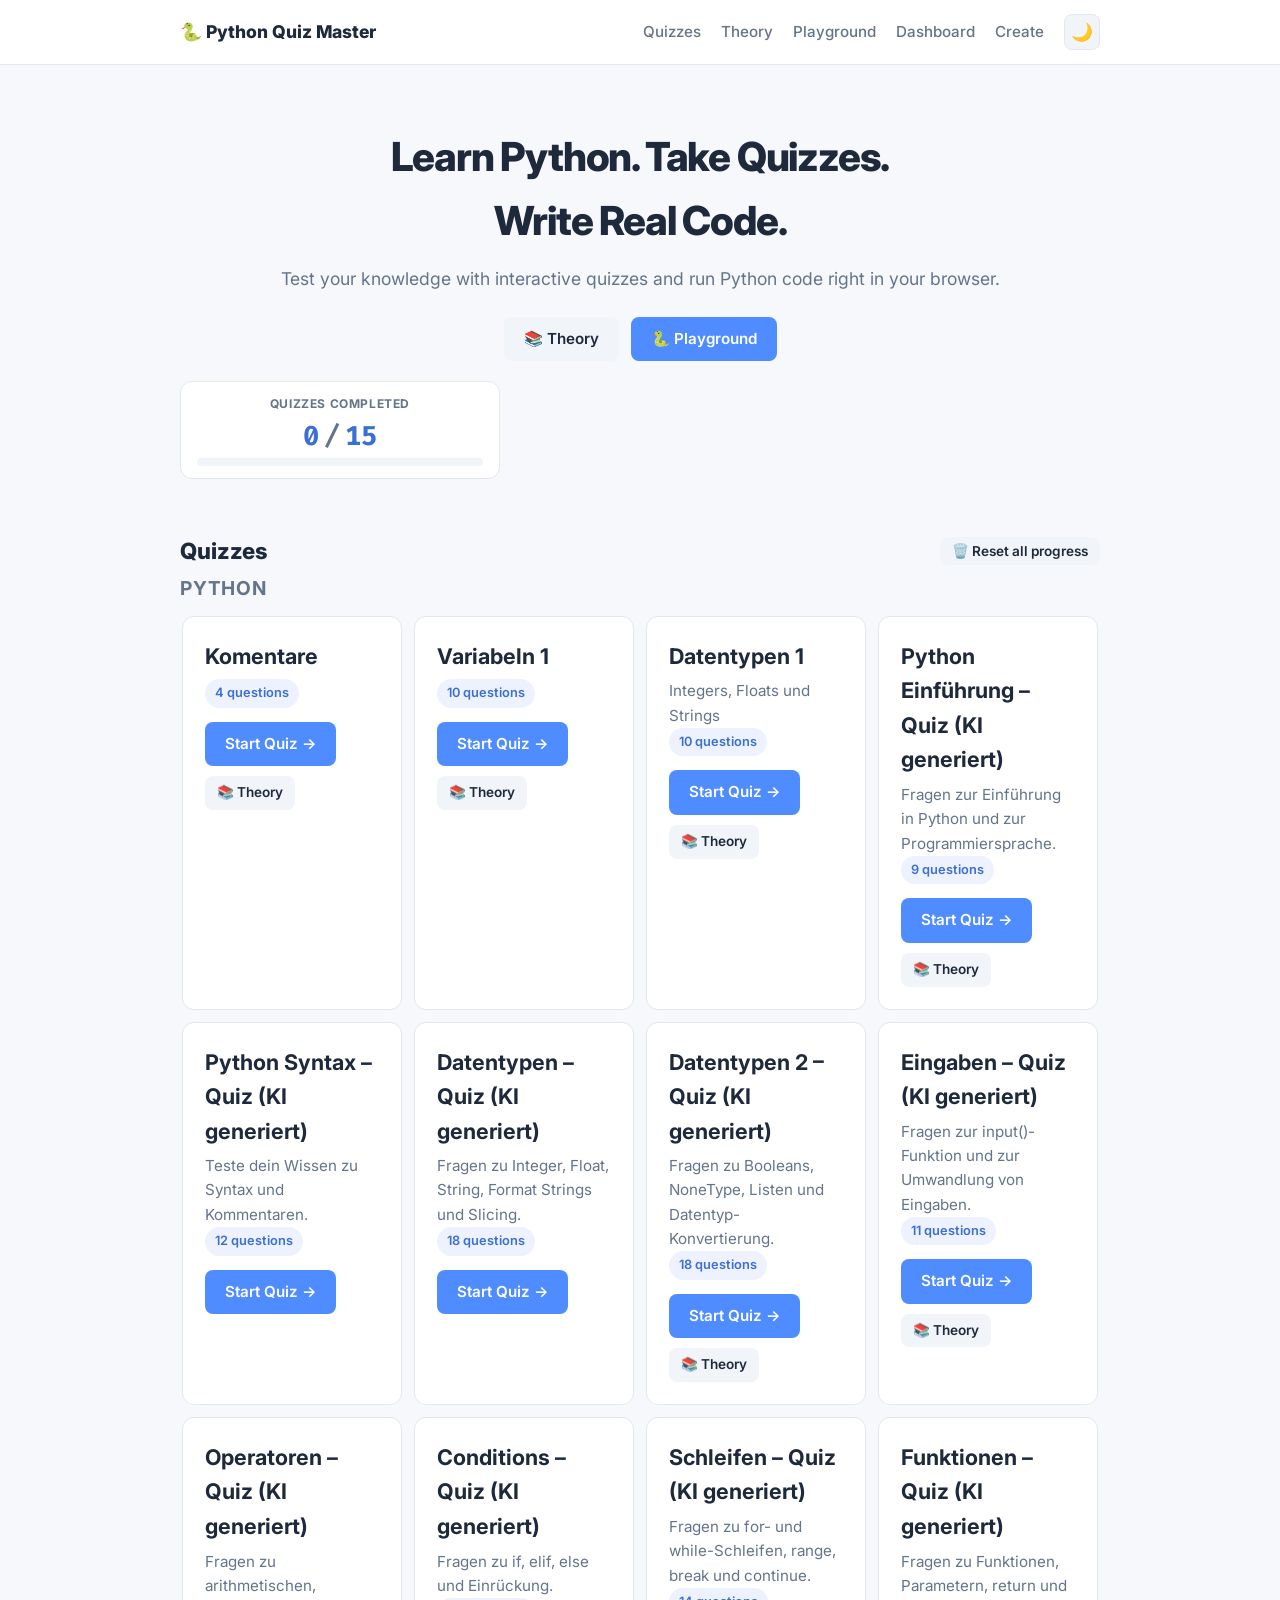
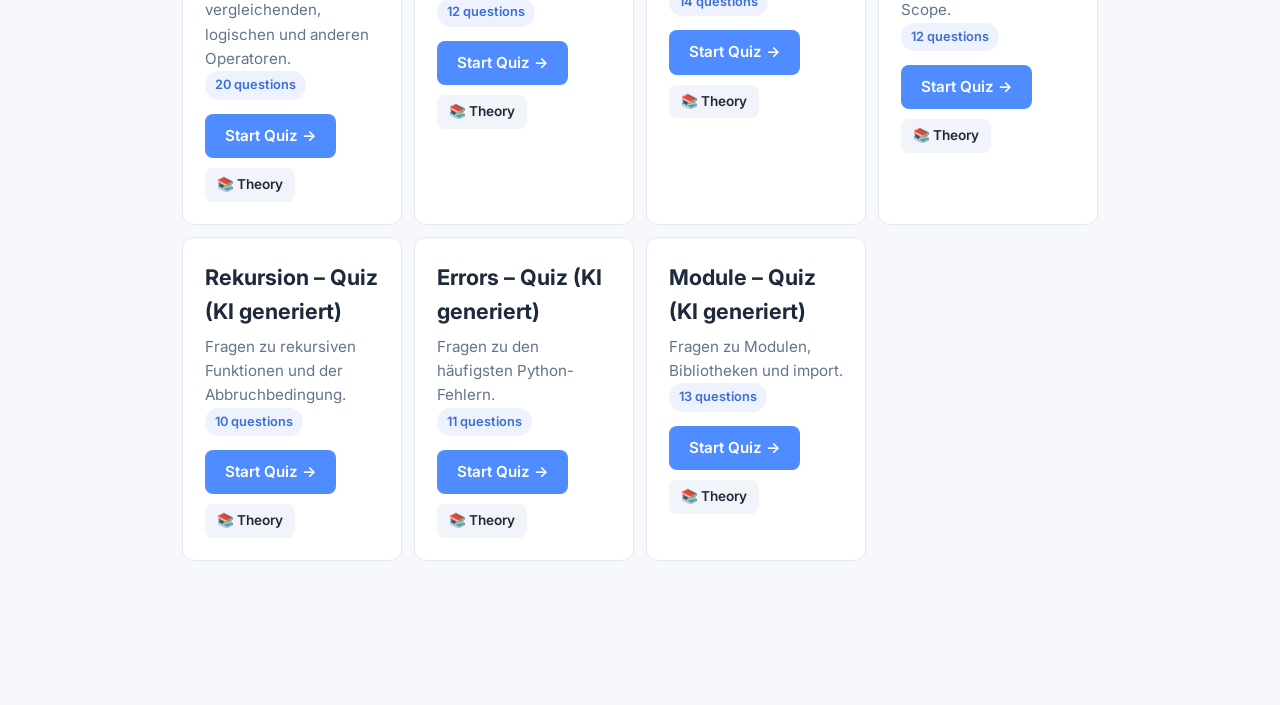
<file: index.html>
<!DOCTYPE html>
<html lang="en">
<head>
    <meta charset="UTF-8">
    <meta name="viewport" content="width=device-width, initial-scale=1.0">
    <title>Python Quiz Master</title>
    <link rel="stylesheet" href="css/style.css">
    <link rel="preconnect" href="https://fonts.googleapis.com">
    <link href="https://fonts.googleapis.com/css2?family=Inter:wght@400;500;600;700;800&family=Fira+Code:wght@400;500;600&display=swap" rel="stylesheet">
</head>
<body>
    <nav class="navbar">
        <div class="container nav-inner">
            <a href="index.html" class="brand">🐍 Python Quiz Master</a>
            <div class="nav-links">
                <a href="index.html" class="nav-link">Quizzes</a>
                <a href="theory.html" class="nav-link">Theory</a>
                <a href="playground.html" class="nav-link">Playground</a>
                <a href="dashboard.html" class="nav-link">Dashboard</a>
                <a href="admin.html" class="nav-link">Create</a>
                <button id="themeToggle" class="theme-toggle" title="Toggle theme">🌙</button>
            </div>
        </div>
    </nav>

    <main class="container">
        <header class="hero">
            <h1>Learn Python. Take Quizzes.<br>Write Real Code.</h1>
            <p>Test your knowledge with interactive quizzes and run Python code right in your browser.</p>
            <div class="hero-actions">
                <a href="theory.html" class="btn btn-secondary">📚 Theory</a>
                <a href="playground.html" class="btn btn-primary">🐍 Playground</a>
            </div>
            <div class="completion-stats" id="completionStats" style="display:none;">
                <span class="completion-label">Quizzes completed</span>
                <span class="completion-value"><span id="completedCount">0</span><span class="completion-sep">/</span><span id="totalQuizzes">0</span></span>
                <div class="completion-bar"><div id="completionFill" class="completion-fill" style="width:0"></div></div>
            </div>
        </header>

        <div class="section-header">
            <h2 class="section-title">Quizzes</h2>
            <button type="button" class="btn btn-sm btn-secondary" id="resetProgressBtn" onclick="resetAllProgress()">🗑️ Reset all progress</button>
        </div>
        <p class="export-status" id="resetStatus"></p>
        <div id="quizGrid" class="quiz-grid">
            <p class="loading">Loading quizzes...</p>
        </div>
    </main>

    <script src="js/theme.js"></script>
    <script src="js/storage.js"></script>
    <script src="js/quizzes.js"></script>
</body>
</html>
</file>
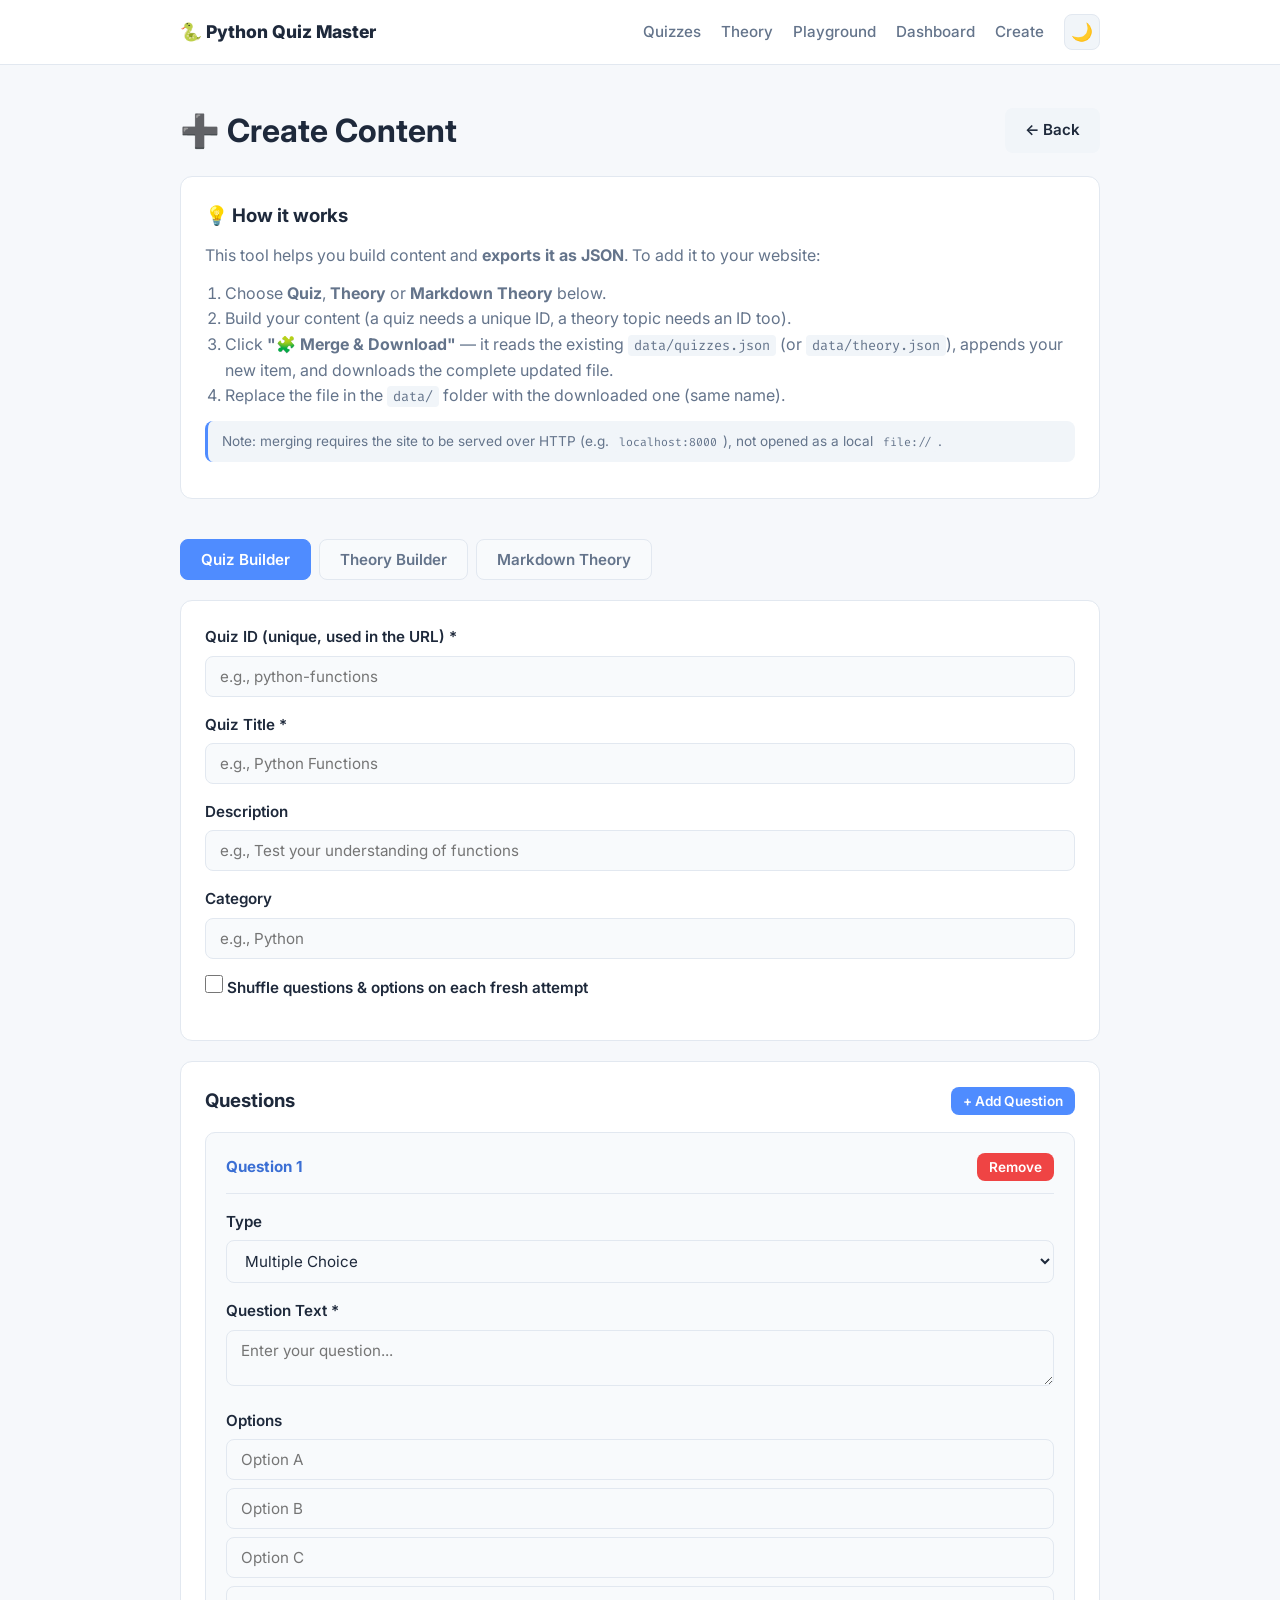
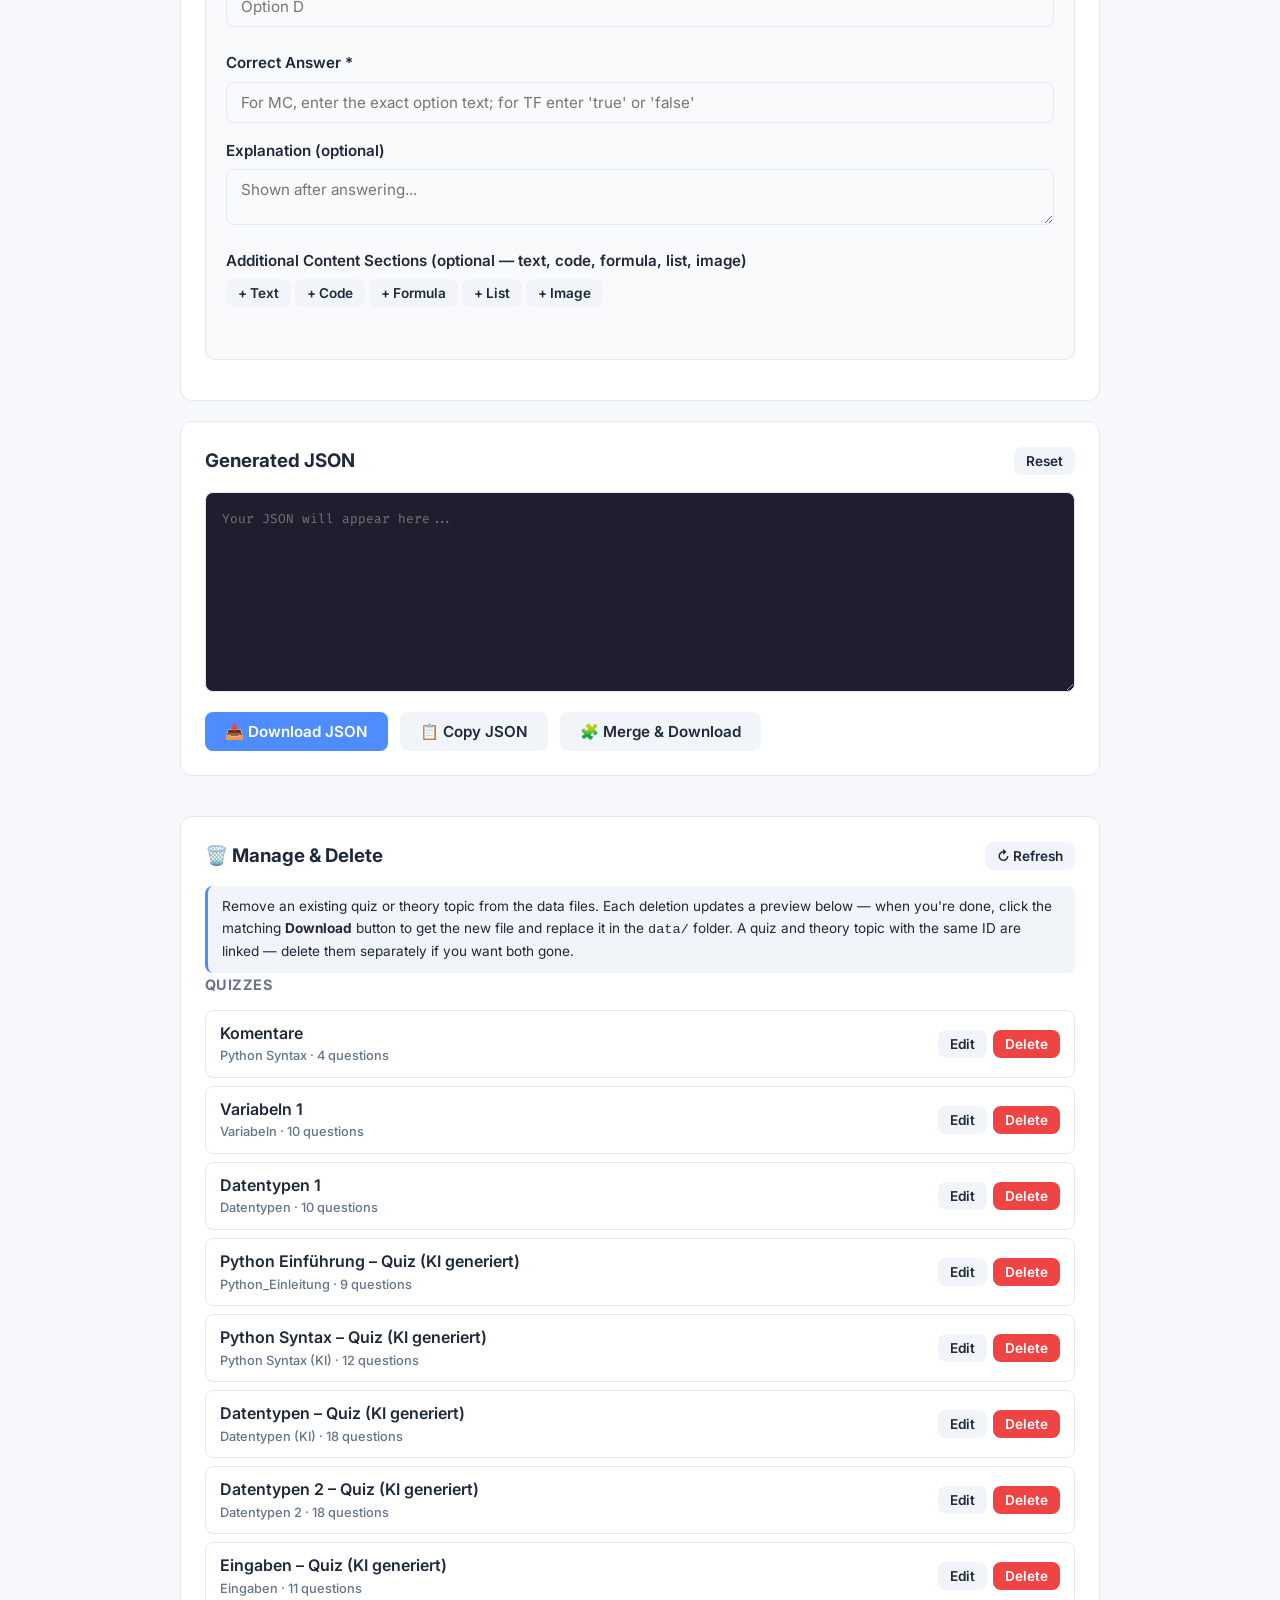
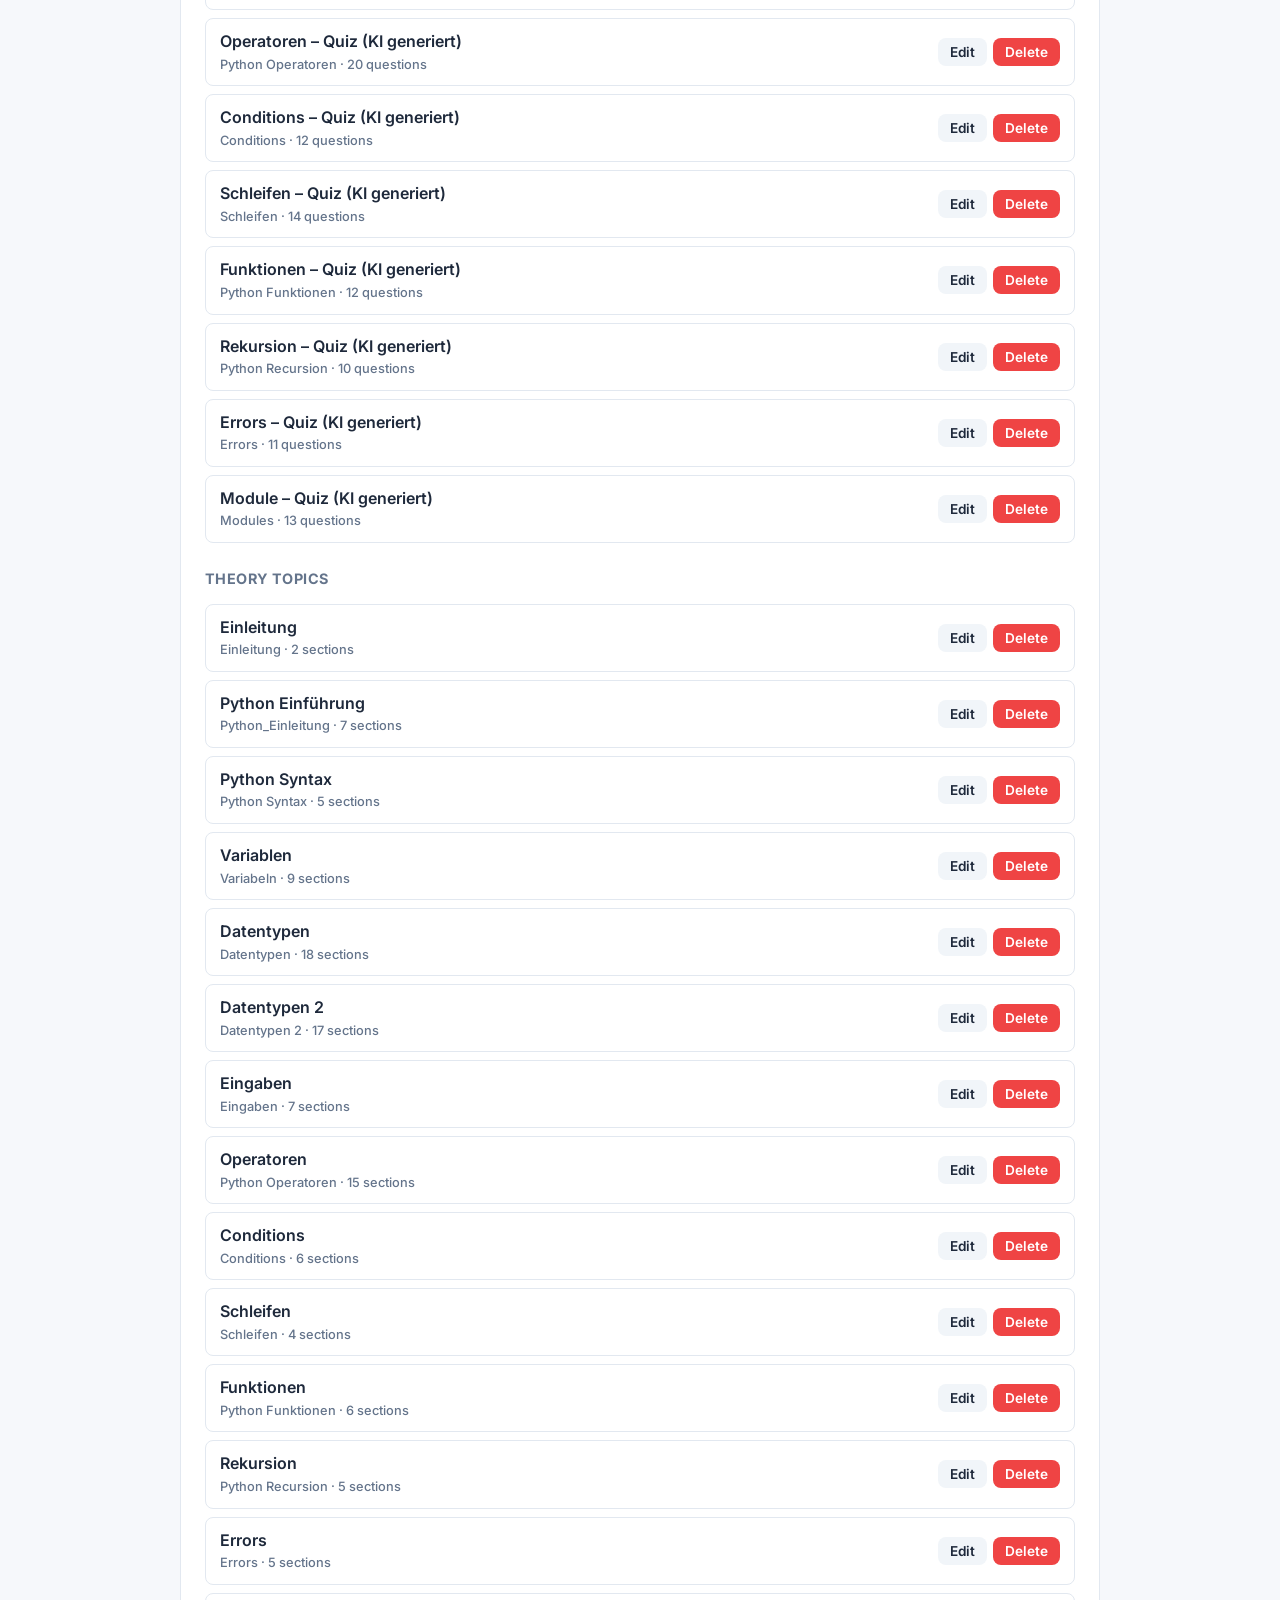
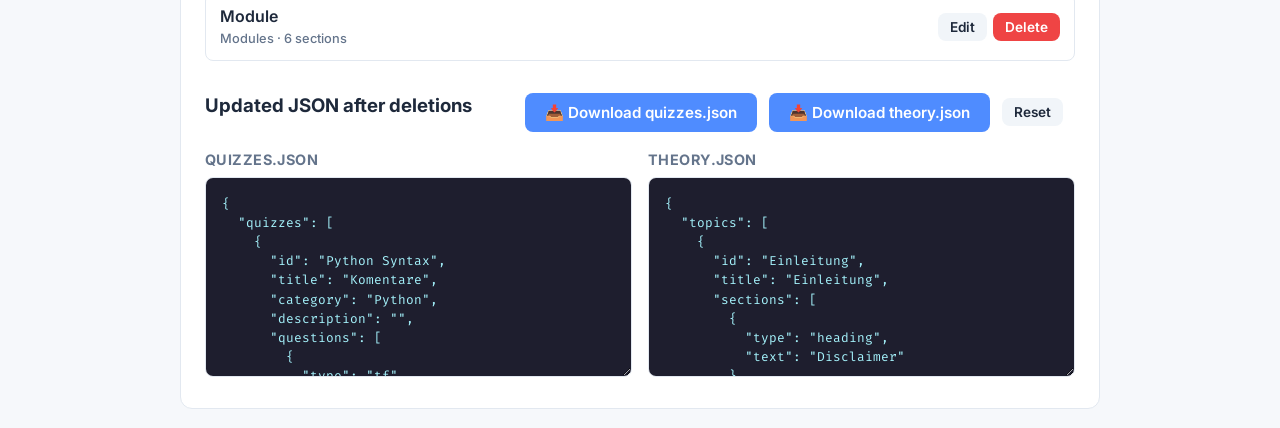
<file: admin.html>
<!DOCTYPE html>
<html lang="en">
<head>
    <meta charset="UTF-8">
    <meta name="viewport" content="width=device-width, initial-scale=1.0">
    <title>Create - Python Quiz Master</title>
    <link rel="stylesheet" href="css/style.css">
    <link rel="preconnect" href="https://fonts.googleapis.com">
    <link href="https://fonts.googleapis.com/css2?family=Inter:wght@400;500;600;700;800&family=Fira+Code:wght@400;500;600&display=swap" rel="stylesheet">
</head>
<body>
    <nav class="navbar">
        <div class="container nav-inner">
            <a href="index.html" class="brand">🐍 Python Quiz Master</a>
            <div class="nav-links">
                <a href="index.html" class="nav-link">Quizzes</a>
                <a href="theory.html" class="nav-link">Theory</a>
                <a href="playground.html" class="nav-link">Playground</a>
                <a href="dashboard.html" class="nav-link">Dashboard</a>
                <a href="admin.html" class="nav-link">Create</a>
                <button id="themeToggle" class="theme-toggle" title="Toggle theme">🌙</button>
            </div>
        </div>
    </nav>

    <main class="container">
        <div class="admin-header">
            <h1>➕ Create Content</h1>
            <div class="admin-actions">
                <a href="index.html" class="btn btn-secondary">← Back</a>
            </div>
        </div>

        <div id="editingIndicator" class="editing-indicator" style="display:none;"></div>

        <div class="info-panel">
            <h3>💡 How it works</h3>
            <p>This tool helps you build content and <strong>exports it as JSON</strong>. To add it to your website:</p>
            <ol>
                <li>Choose <strong>Quiz</strong>, <strong>Theory</strong> or <strong>Markdown Theory</strong> below.</li>
                <li>Build your content (a quiz needs a unique ID, a theory topic needs an ID too).</li>
                <li>Click <strong>"🧩 Merge &amp; Download"</strong> — it reads the existing <code>data/quizzes.json</code> (or <code>data/theory.json</code>), appends your new item, and downloads the complete updated file.</li>
                <li>Replace the file in the <code>data/</code> folder with the downloaded one (same name).</li>
            </ol>
            <p class="info-note">Note: merging requires the site to be served over HTTP (e.g. <code>localhost:8000</code>), not opened as a local <code>file://</code>.</p>
        </div>

        <div class="tabs">
            <button type="button" class="tab-btn active" id="tabQuizBtn" onclick="switchTab('quiz')">Quiz Builder</button>
            <button type="button" class="tab-btn" id="tabTheoryBtn" onclick="switchTab('theory')">Theory Builder</button>
            <button type="button" class="tab-btn" id="tabMdTheoryBtn" onclick="switchTab('mdtheory')">Markdown Theory</button>
        </div>

        <!-- QUIZ BUILDER -->
        <div id="tabQuiz" class="tab-panel">
            <form id="quizForm" onsubmit="event.preventDefault();">
                <div class="form-panel">
                    <div class="form-group">
                        <label for="quizId">Quiz ID (unique, used in the URL) *</label>
                        <input type="text" id="quizId" placeholder="e.g., python-functions">
                    </div>
                    <div class="form-group">
                        <label for="title">Quiz Title *</label>
                        <input type="text" id="title" placeholder="e.g., Python Functions">
                    </div>
                    <div class="form-group">
                        <label for="description">Description</label>
                        <input type="text" id="description" placeholder="e.g., Test your understanding of functions">
                    </div>
                    <div class="form-group">
                        <label for="quizCategory">Category</label>
                        <input type="text" id="quizCategory" placeholder="e.g., Python">
                    </div>
                    <div class="form-group">
                        <label class="checkbox-label" for="quizShuffle">
                            <input type="checkbox" id="quizShuffle">
                            <span>Shuffle questions &amp; options on each fresh attempt</span>
                        </label>
                    </div>
                </div>

                <div class="form-panel">
                    <div class="panel-header">
                        <h3>Questions</h3>
                        <button type="button" class="btn btn-sm btn-primary" onclick="addQuestion()">+ Add Question</button>
                    </div>
                    <div id="questionsContainer"></div>
                </div>

                <div class="form-panel">
                    <div class="panel-header">
                        <h3>Generated JSON</h3>
                        <button type="button" class="btn btn-sm btn-secondary" onclick="clearEditing(); clearQuizForm()">Reset</button>
                    </div>
                    <textarea id="quizOutput" class="export-output" placeholder="Your JSON will appear here..."></textarea>
                    <div class="export-actions">
                        <button type="button" class="btn btn-primary" onclick="generateQuizJSON(true)">📥 Download JSON</button>
                        <button type="button" class="btn btn-secondary" onclick="generateQuizJSON(false)">📋 Copy JSON</button>
                        <button type="button" class="btn btn-secondary" onclick="mergeAndDownload('quiz')">🧩 Merge &amp; Download</button>
                        <span class="export-status" id="quizStatus"></span>
                    </div>
                </div>
            </form>
        </div>

        <!-- THEORY BUILDER -->
        <div id="tabTheory" class="tab-panel" style="display:none;">
            <form id="theoryForm" onsubmit="event.preventDefault();">
                <div class="form-panel">
                    <div class="form-group">
                        <label for="topicId">Topic ID (unique, used in the URL) *</label>
                        <input type="text" id="topicId" placeholder="e.g., python-functions">
                    </div>
                    <div class="form-group">
                        <label for="topicTitle">Topic Title *</label>
                        <input type="text" id="topicTitle" placeholder="e.g., Python Functions">
                    </div>
                    <div class="form-group">
                        <label for="topicCategory">Category</label>
                        <input type="text" id="topicCategory" placeholder="e.g., Functions">
                    </div>
                    <div class="form-group">
                        <label for="topicDescription">Description</label>
                        <input type="text" id="topicDescription" placeholder="e.g., Learn how to write reusable functions">
                    </div>
                </div>

                <div class="form-panel">
                    <div class="panel-header">
                        <h3>Sections</h3>
                        <button type="button" class="btn btn-sm btn-primary" onclick="addSection()">+ Add Section</button>
                    </div>
                    <div id="sectionsContainer"></div>
                </div>

                <div class="form-panel">
                    <div class="panel-header">
                        <h3>Generated JSON</h3>
                        <button type="button" class="btn btn-sm btn-secondary" onclick="clearEditing(); clearTheoryForm()">Reset</button>
                    </div>
                    <textarea id="theoryOutput" class="export-output" placeholder="Your JSON will appear here..."></textarea>
                    <div class="export-actions">
                        <button type="button" class="btn btn-primary" onclick="generateTheoryJSON(true)">📥 Download JSON</button>
                        <button type="button" class="btn btn-secondary" onclick="generateTheoryJSON(false)">📋 Copy JSON</button>
                        <button type="button" class="btn btn-secondary" onclick="mergeAndDownload('theory')">🧩 Merge &amp; Download</button>
                        <span class="export-status" id="theoryStatus"></span>
                    </div>
                </div>
            </form>
        </div>

        <!-- MARKDOWN THEORY BUILDER -->
        <div id="tabMdTheory" class="tab-panel" style="display:none;">
            <form id="mdTheoryForm" onsubmit="event.preventDefault();">
                <div class="form-panel">
                    <div class="form-group">
                        <label for="topicMdId">Topic ID (unique, used in the URL) *</label>
                        <input type="text" id="topicMdId" placeholder="e.g., python-functions">
                    </div>
                    <div class="form-group">
                        <label for="topicMdTitle">Topic Title *</label>
                        <input type="text" id="topicMdTitle" placeholder="e.g., Python Functions">
                    </div>
                    <div class="form-group">
                        <label for="topicMdCategory">Category</label>
                        <input type="text" id="topicMdCategory" placeholder="e.g., Functions">
                    </div>
                    <div class="form-group">
                        <label for="topicMdDescription">Description</label>
                        <input type="text" id="topicMdDescription" placeholder="e.g., Learn how to write reusable functions">
                    </div>
                </div>

                <div class="form-panel">
                    <div class="panel-header">
                        <h3>Markdown Source</h3>
                        <button type="button" class="btn btn-sm btn-secondary" onclick="clearMarkdownForm()">Reset</button>
                    </div>
                    <textarea id="topicMdMarkdown" rows="16" spellcheck="false" class="code-textarea" oninput="refreshMarkdownPreview()" placeholder="# Defining Functions&#10;&#10;A function groups code under a name. Use &lt;code&gt; tags? No — write **bold**, *italic*, and $...$ math here.&#10;&#10;- first idea&#10;- second idea&#10;&#10;```python&#10;def greet(name):&#10;    print('Hello', name)&#10;```&#10;&#10;$$x = \frac{-b \pm \sqrt{b^2 - 4ac}}{2a}$$"></textarea>
                    <p class="info-note">Supported: <strong># headings</strong>, paragraphs (**bold**, *italic*, $...$ math), <strong>- lists</strong>, <strong>1. ordered lists</strong>, <strong>``` fenced code```</strong>, <strong>$$...$$ formulas</strong>, <strong>![alt](image.png) images</strong>, <strong>@animation:id</strong> (e.g. <code>@animation:recursion</code>). Inline <code>`code`</code> is shown as plain text.</p>
                </div>

                <div class="form-panel">
                    <div class="panel-header">
                        <h3>Live Preview</h3>
                    </div>
                    <div id="mdPreview" class="theory-body"><p class="empty-state">The rendered topic will appear here as you type.</p></div>
                </div>

                <div class="form-panel">
                    <div class="panel-header">
                        <h3>Generated JSON</h3>
                        <button type="button" class="btn btn-sm btn-secondary" onclick="clearMarkdownForm()">Reset</button>
                    </div>
                    <textarea id="mdTheoryOutput" class="export-output" placeholder="Your JSON will appear here..."></textarea>
                    <div class="export-actions">
                        <button type="button" class="btn btn-primary" onclick="generateMarkdownJSON(true)">📥 Download JSON</button>
                        <button type="button" class="btn btn-secondary" onclick="generateMarkdownJSON(false)">📋 Copy JSON</button>
                        <button type="button" class="btn btn-secondary" onclick="mergeMarkdownDownload()">🧩 Merge &amp; Download theory-md.json</button>
                        <span class="export-status" id="mdTheoryStatus"></span>
                    </div>
                    <p class="info-note">Markdown topics are saved to their own file (<code>data/theory-md.json</code>), so they never overwrite topics made with the Theory Builder above. To keep the two sets collision-free, an ID that already exists in <code>data/theory.json</code> or <code>data/theory-md.json</code> is rejected.</p>
                </div>
            </form>
        </div>

        <!-- MANAGE & DELETE -->
        <div class="manage-section">
            <div class="form-panel">
                <div class="panel-header">
                    <h3>🗑️ Manage &amp; Delete</h3>
                    <button type="button" class="btn btn-sm btn-secondary" onclick="loadManageList()">↻ Refresh</button>
                </div>
                <p class="info-note">Remove an existing quiz or theory topic from the data files. Each deletion updates a preview below — when you're done, click the matching <strong>Download</strong> button to get the new file and replace it in the <code>data/</code> folder. A quiz and theory topic with the same ID are linked — delete them separately if you want both gone.</p>
                <div id="manageArea" class="manage-area">
                    <p class="loading">Loading existing content...</p>
                </div>

                <div class="manage-output-panel">
                    <div class="panel-header">
                        <h3>Updated JSON after deletions</h3>
                        <div class="export-actions">
                            <button type="button" class="btn btn-primary" onclick="downloadManageFile('quiz')">📥 Download quizzes.json</button>
                            <button type="button" class="btn btn-primary" onclick="downloadManageFile('theory')">📥 Download theory.json</button>
                            <button type="button" class="btn btn-sm btn-secondary" onclick="resetManageOutput()">Reset</button>
                            <span class="export-status" id="manageStatus"></span>
                        </div>
                    </div>
                    <div class="manage-files">
                        <div class="manage-file">
                            <h4>quizzes.json</h4>
                            <textarea id="manageQuizOutput" class="export-output" placeholder="Deleted quizzes will appear here..."></textarea>
                        </div>
                        <div class="manage-file">
                            <h4>theory.json</h4>
                            <textarea id="manageTheoryOutput" class="export-output" placeholder="Deleted theory topics will appear here..."></textarea>
                        </div>
                    </div>
                </div>
            </div>
        </div>
    </main>

    <script src="js/theme.js?v=2"></script>
    <script src="js/highlight.js?v=2"></script>
    <script src="js/markdown.js?v=2"></script>
    <script src="js/animation.js?v=2"></script>
    <script src="js/admin.js?v=2"></script>
</body>
</html>
</file>
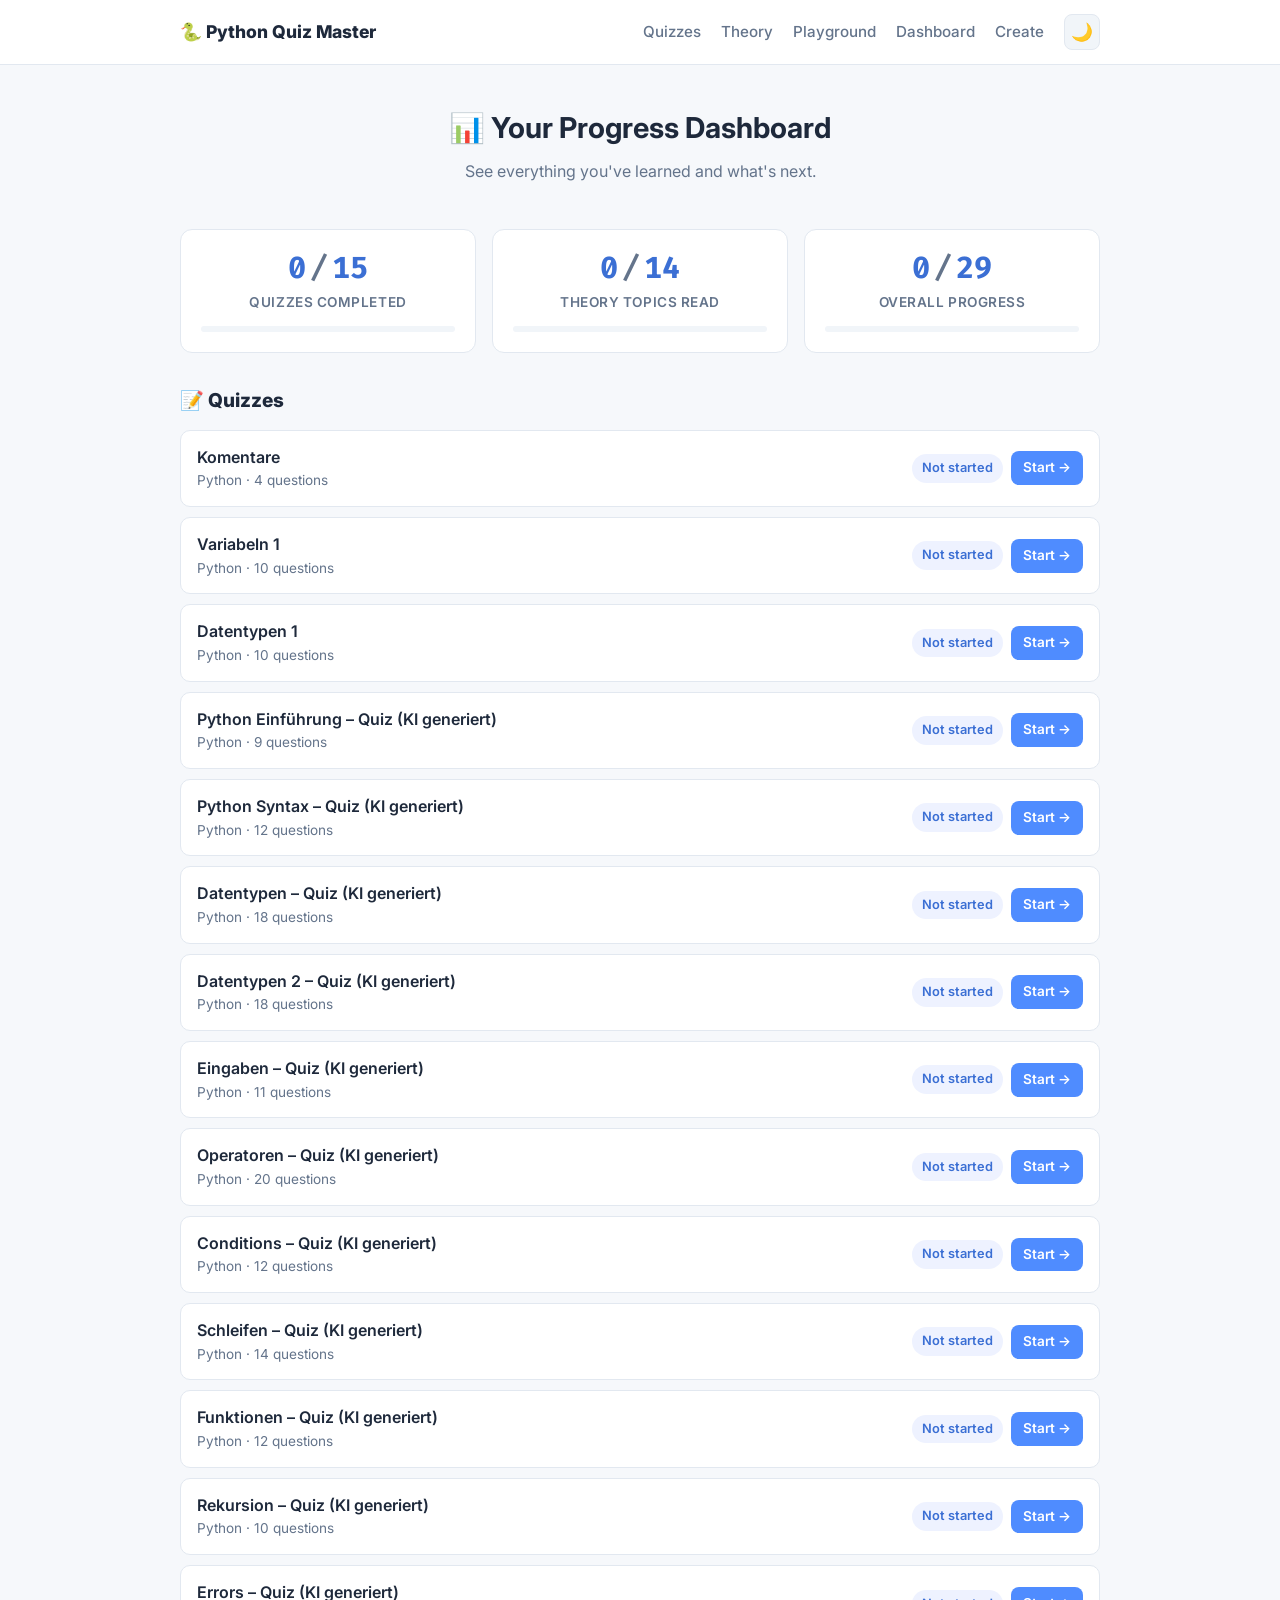
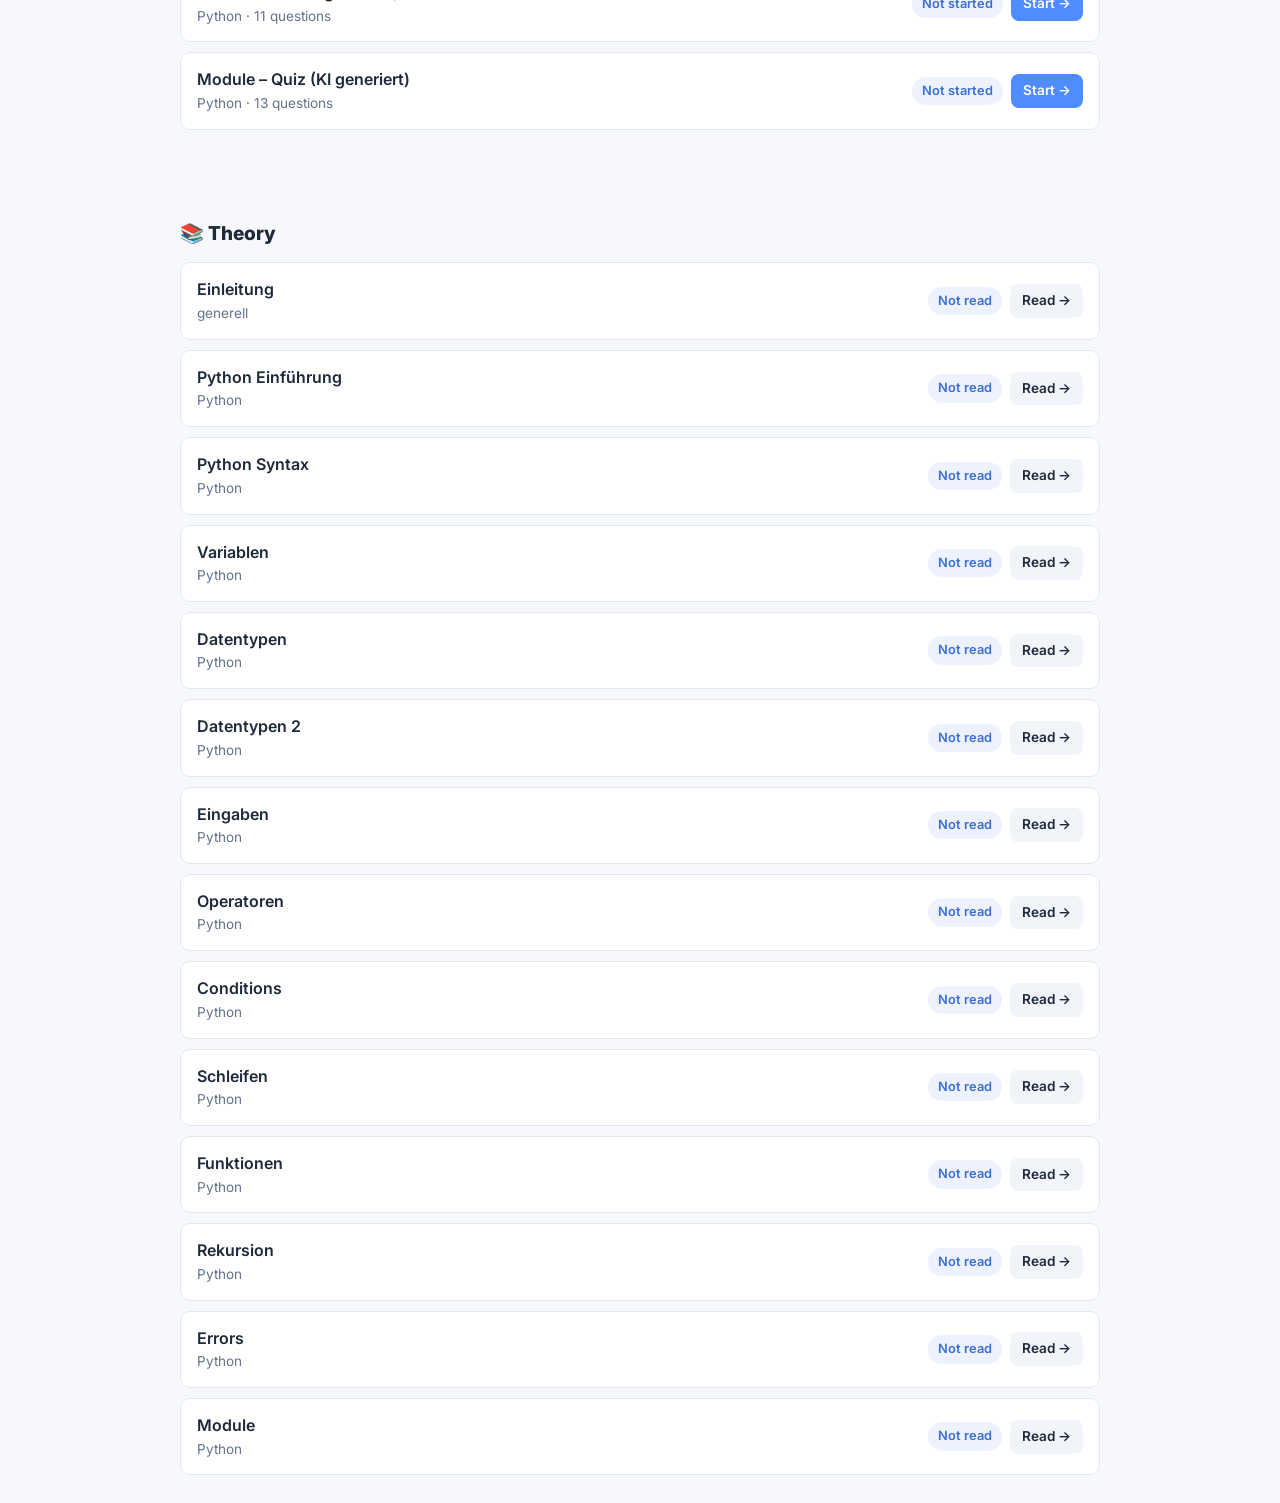
<file: dashboard.html>
<!DOCTYPE html>
<html lang="en">
<head>
    <meta charset="UTF-8">
    <meta name="viewport" content="width=device-width, initial-scale=1.0">
    <title>Dashboard - Python Quiz Master</title>
    <link rel="stylesheet" href="css/style.css">
    <link rel="preconnect" href="https://fonts.googleapis.com">
    <link href="https://fonts.googleapis.com/css2?family=Inter:wght@400;500;600;700;800&family=Fira+Code:wght@400;500;600&display=swap" rel="stylesheet">
</head>
<body>
    <nav class="navbar">
        <div class="container nav-inner">
            <a href="index.html" class="brand">🐍 Python Quiz Master</a>
            <div class="nav-links">
                <a href="index.html" class="nav-link">Quizzes</a>
                <a href="theory.html" class="nav-link">Theory</a>
                <a href="playground.html" class="nav-link">Playground</a>
                <a href="dashboard.html" class="nav-link">Dashboard</a>
                <a href="admin.html" class="nav-link">Create</a>
                <button id="themeToggle" class="theme-toggle" title="Toggle theme">🌙</button>
            </div>
        </div>
    </nav>

    <main class="container">
        <div class="quiz-header">
            <h1>📊 Your Progress Dashboard</h1>
            <p>See everything you've learned and what's next.</p>
        </div>
        <div id="dashboardArea">
            <p class="loading">Loading your dashboard...</p>
        </div>
    </main>

    <script src="js/theme.js"></script>
    <script src="js/storage.js"></script>
    <script src="js/dashboard.js"></script>
</body>
</html>
</file>
<file: css/style.css>
* {
    margin: 0;
    padding: 0;
    box-sizing: border-box;
}

:root {
    --primary: #4f8cff;
    --primary-dark: #3b6fd4;
    --primary-soft: #eef2ff;
    --primary-soft-2: #f0f5ff;
    --success: #22c55e;
    --danger: #ef4444;
    --bg: #f6f8fb;
    --card: #ffffff;
    --text: #1e293b;
    --text-light: #64748b;
    --border: #e2e8f0;
    --subtle: #f1f5f9;
    --subtle-2: #f8fafc;
    --code-bg: #1e1e2e;
    --code-fg: #d4d4d8;
    --code-header: #2d2d3f;
    --output-bg: #0f172a;
    --output-fg: #a5f3fc;
    --shadow: rgba(0, 0, 0, 0.08);
    --overlay: rgba(0, 0, 0, 0.5);
    --correct-bg: #f0fdf4;
    --correct-border: #22c55e;
    --wrong-bg: #fef2f2;
    --wrong-border: #ef4444;
    --success-text: #166534;
    --danger-text: #991b1b;
    --mono: 'Fira Code', monospace;
    --sans: 'Inter', system-ui, sans-serif;
}

[data-theme="dark"] {
    --primary: #6ea8ff;
    --primary-dark: #8bb5ff;
    --primary-soft: #1e2a4a;
    --primary-soft-2: #16213e;
    --success: #4ade80;
    --danger: #f87171;
    --bg: #0f1117;
    --card: #171a21;
    --text: #e2e8f0;
    --text-light: #94a3b8;
    --border: #2a2f3a;
    --subtle: #21262f;
    --subtle-2: #1a1e26;
    --code-bg: #0d0d14;
    --code-fg: #d4d4d8;
    --code-header: #1f2330;
    --output-bg: #05080f;
    --output-fg: #7dd3fc;
    --shadow: rgba(0, 0, 0, 0.5);
    --overlay: rgba(0, 0, 0, 0.7);
    --correct-bg: #0f2a1a;
    --correct-border: #22c55e;
    --wrong-bg: #2a1214;
    --wrong-border: #ef4444;
    --success-text: #86efac;
    --danger-text: #fca5a5;
}

body {
    font-family: var(--sans);
    background: var(--bg);
    color: var(--text);
    line-height: 1.6;
    min-height: 100vh;
    transition: background 0.2s, color 0.2s;
}

.container {
    max-width: 960px;
    margin: 0 auto;
    padding: 0 20px;
}

/* ── Navbar ────────────────────────────────────────────────────────────────── */

.navbar {
    background: var(--card);
    border-bottom: 1px solid var(--border);
    position: sticky;
    top: 0;
    z-index: 100;
    transition: background 0.2s, border-color 0.2s;
}

.nav-inner {
    display: flex;
    justify-content: space-between;
    align-items: center;
    padding: 14px 20px;
    max-width: 960px;
}

.brand {
    font-weight: 800;
    font-size: 1.1rem;
    color: var(--text);
    text-decoration: none;
}

.nav-links {
    display: flex;
    gap: 20px;
    align-items: center;
}

.nav-link {
    color: var(--text-light);
    text-decoration: none;
    font-weight: 500;
    font-size: 0.95rem;
    transition: color 0.2s;
}

.nav-link:hover {
    color: var(--primary);
}

.theme-toggle {
    background: var(--subtle);
    border: 1px solid var(--border);
    border-radius: 8px;
    width: 36px;
    height: 36px;
    cursor: pointer;
    font-size: 1.1rem;
    display: flex;
    align-items: center;
    justify-content: center;
    transition: background 0.2s;
}

.theme-toggle:hover {
    background: var(--subtle-2);
}

/* ── Hero ──────────────────────────────────────────────────────────────────── */

.hero {
    text-align: center;
    padding: 60px 0 30px;
}

.hero h1 {
    font-size: 2.5rem;
    font-weight: 800;
    letter-spacing: -0.03em;
    margin-bottom: 12px;
}

.hero p {
    color: var(--text-light);
    font-size: 1.1rem;
}

.hero-actions {
    margin-top: 24px;
    display: flex;
    gap: 12px;
    justify-content: center;
    flex-wrap: wrap;
}

.section-header {
    display: flex;
    justify-content: space-between;
    align-items: center;
    gap: 12px;
    flex-wrap: wrap;
    margin: 24px 0 4px;
}
.section-header .section-title { margin: 0; }
#resetStatus { margin: 4px 0 0; }

.section-title {
    font-size: 1.4rem;
    font-weight: 800;
    margin: 24px 0 16px;
}

/* ── Quiz Cards ────────────────────────────────────────────────────────────── */

.quiz-grid {
    display: grid;
    grid-template-columns: repeat(auto-fill, minmax(300px, 1fr));
    gap: 20px;
    padding-bottom: 60px;
}

#quizGrid {
    display: block;
}

#quizGrid .quiz-grid {
    grid-template-columns: repeat(4, 220px);
    gap: 12px;
    justify-content: center;
}

@media (min-width: 768px) and (max-width: 1023px) {
    #quizGrid .quiz-grid {
        grid-template-columns: repeat(2, 1fr);
    }
}

@media (max-width: 768px) {
    #quizGrid .quiz-grid {
        grid-template-columns: 1fr;
    }
}

.quiz-card {
    background: var(--card);
    border: 1px solid var(--border);
    border-radius: 12px;
    padding: 22px;
    min-height: 200px;
    display: flex;
    flex-direction: column;
    gap: 14px;
    transition: transform 0.15s, box-shadow 0.15s;
}

.quiz-card:hover {
    transform: translateY(-3px);
    box-shadow: 0 8px 24px var(--shadow);
}

.quiz-card h3 {
    font-size: 1.35rem;
    margin-bottom: 6px;
}

.quiz-card p {
    color: var(--text-light);
    font-size: 0.95rem;
    flex: 1;
}

.quiz-meta {
    display: flex;
    gap: 8px;
    flex-wrap: wrap;
}

.badge {
    background: var(--primary-soft);
    color: var(--primary-dark);
    padding: 4px 10px;
    border-radius: 20px;
    font-size: 0.8rem;
    font-weight: 600;
}

/* ── Buttons ───────────────────────────────────────────────────────────────── */

.btn {
    display: inline-block;
    padding: 10px 20px;
    border: none;
    border-radius: 8px;
    font-family: var(--sans);
    font-weight: 600;
    font-size: 0.95rem;
    cursor: pointer;
    text-decoration: none;
    transition: all 0.15s;
}

.btn-primary { background: var(--primary); color: white; }
.btn-primary:hover { background: var(--primary-dark); }

.btn-secondary { background: var(--subtle); color: var(--text); }
.btn-secondary:hover { background: var(--subtle-2); }

.btn-success { background: var(--success); color: white; }
.btn-success:hover { opacity: 0.9; }

.btn-danger { background: var(--danger); color: white; }
.btn-danger:hover { opacity: 0.9; }

.btn-sm { padding: 6px 12px; font-size: 0.85rem; }
.btn-lg { padding: 14px 32px; font-size: 1.05rem; }

/* ── Quiz Taking ───────────────────────────────────────────────────────────── */

.quiz-header { text-align: center; padding: 40px 0 20px; }
.quiz-header h1 { font-size: 1.8rem; margin-bottom: 8px; }
.quiz-header p { color: var(--text-light); }

.quiz-progress {
    max-width: 400px;
    margin: 24px auto 8px;
    background: var(--border);
    height: 8px;
    border-radius: 4px;
    overflow: hidden;
}

.progress-bar { height: 100%; background: var(--primary); width: 0; transition: width 0.3s ease; }
.progress-text { font-size: 0.9rem; color: var(--text-light); }

.question-card {
    background: var(--card);
    border: 1px solid var(--border);
    border-radius: 12px;
    padding: 32px;
    margin: 20px 0;
}

.question-number {
    font-size: 0.85rem;
    color: var(--text-light);
    font-weight: 600;
    text-transform: uppercase;
    letter-spacing: 0.05em;
    margin-bottom: 12px;
}

.question-text { font-size: 1.2rem; font-weight: 700; margin-bottom: 20px; }

.code-block { background: var(--code-bg); border-radius: 8px; margin-bottom: 24px; overflow-x: auto; }
.code-header { color: #a0a8c0; font-size: 0.8rem; padding: 8px 16px; border-bottom: 1px solid var(--code-header); font-family: var(--mono); }
.code-block pre { padding: 16px; font-family: var(--mono); font-size: 0.9rem; color: var(--code-fg); margin: 0; white-space: pre-wrap; }

/* ── Syntax highlighting tokens ────────────────────────────────────────────── */
/* Code blocks keep a dark background in both themes, so one palette fits all. */
.tok-keyword   { color: #c678dd; }
.tok-builtin   { color: #56b6c2; }
.tok-func      { color: #61afef; }
.tok-string    { color: #98c379; }
.tok-number    { color: #d19a66; }
.tok-comment   { color: #7f848e; font-style: italic; }
.tok-decorator { color: #e5c07b; }
.tok-op        { color: #abb2bf; }

.options-list { display: flex; flex-direction: column; gap: 12px; }

.option {
    display: flex;
    align-items: center;
    gap: 12px;
    padding: 14px 18px;
    border: 2px solid var(--border);
    border-radius: 10px;
    cursor: pointer;
    transition: all 0.15s;
    font-size: 1rem;
    background: var(--card);
}

.option:hover { border-color: var(--primary); background: var(--subtle-2); }
.option input:checked + .option-text { color: var(--primary-dark); font-weight: 600; }
.option:has(input:checked) { border-color: var(--primary); background: var(--primary-soft-2); box-shadow: 0 0 0 3px var(--primary-soft); }
.option input { accent-color: var(--primary); width: 18px; height: 18px; }

.fill-input {
    width: 100%;
    padding: 14px 18px;
    border: 2px solid var(--border);
    border-radius: 10px;
    font-family: var(--mono);
    font-size: 1rem;
    outline: none;
    background: var(--card);
    color: var(--text);
    transition: border-color 0.15s;
}

.fill-input:focus { border-color: var(--primary); }

.code-input {
    width: 100%;
    padding: 14px 16px;
    border: 2px solid var(--border);
    border-radius: 10px;
    font-family: var(--mono);
    font-size: 0.95rem;
    line-height: 1.5;
    outline: none;
    background: var(--code-bg);
    color: var(--code-fg);
    resize: vertical;
    transition: border-color 0.15s;
    tab-size: 4;
}
.code-input:focus { border-color: var(--primary); }
.code-output-hint { color: var(--text-light); font-size: 0.85rem; margin-top: 8px; }
.result-code {
    white-space: pre-wrap;
    font-family: var(--mono);
    font-size: 0.85rem;
    background: var(--code-bg);
    color: var(--code-fg);
    padding: 8px 10px;
    border-radius: 6px;
    border: 1px solid var(--border);
    margin: 6px 0 0;
}

.big-area { margin-top: 4px; }
.big-answers { display: flex; flex-direction: column; gap: 8px; margin: 10px 0; }
.big-answer-row { display: flex; gap: 8px; align-items: center; }
.big-answer-row .big-label { flex: 1; }
.big-answer-row .big-value { flex: 1; }
.big-answers input[type="text"] {
    padding: 10px 12px;
    border: 2px solid var(--border);
    border-radius: 8px;
    font-size: 0.95rem;
    outline: none;
    background: var(--card);
    color: var(--text);
}
.big-answers input[type="text"]:focus { border-color: var(--primary); }

.question-image { max-width: 100%; border-radius: 10px; margin: 12px 0; border: 1px solid var(--border); }
.big-answer-field { margin-bottom: 14px; }
.big-answer-label { display: block; font-size: 0.9rem; font-weight: 600; color: var(--text-light); margin-bottom: 6px; }

/* ── Question content sections ─────────────────────────────────────────────── */

.q-section { margin: 0 0 20px; }
.q-section-text { color: var(--text); font-size: 1.05rem; white-space: pre-wrap; }
.q-section-text p { margin-bottom: 12px; }
.q-section-formula {
    margin: 20px 0;
    padding: 16px 20px;
    background: var(--card);
    border: 1px solid var(--border);
    border-radius: 10px;
    overflow-x: auto;
    text-align: center;
}
.q-section-list { margin: 0 0 20px 24px; color: var(--text); }
.q-section-list li { margin-bottom: 8px; }
.q-section-image { text-align: center; margin: 20px 0; }
.q-section-image img { max-width: 100%; border-radius: 10px; border: 1px solid var(--border); }
.q-section-caption { color: var(--text-light); font-size: 0.9rem; margin-top: 8px; }

.q-sections-area { display: flex; flex-direction: column; gap: 12px; margin-top: 10px; }
.q-section-builder {
    border: 1px dashed var(--border);
    border-radius: 8px;
    padding: 12px;
    background: var(--subtle-2);
}
.q-section-builder-header {
    display: flex;
    justify-content: space-between;
    align-items: center;
    margin-bottom: 10px;
}
.q-section-type {
    font-size: 0.85rem;
    font-weight: 600;
    color: var(--text-light);
    text-transform: uppercase;
    letter-spacing: 0.03em;
}

.quiz-nav-buttons { display: flex; justify-content: space-between; align-items: center; gap: 20px; padding: 20px 0 60px; }

/* ── Modal ─────────────────────────────────────────────────────────────────── */

.modal {
    position: fixed;
    inset: 0;
    background: var(--overlay);
    display: flex;
    align-items: center;
    justify-content: center;
    z-index: 1000;
    padding: 20px;
}

.modal-content {
    background: var(--card);
    border-radius: 16px;
    padding: 32px;
    max-width: 700px;
    width: 100%;
    max-height: 80vh;
    overflow-y: auto;
    box-shadow: 0 20px 60px rgba(0,0,0,0.3);
}

.modal-content.wide { max-width: 1100px; }
.modal-header { display: flex; justify-content: space-between; align-items: center; margin-bottom: 16px; }

.btn-close { background: none; border: none; font-size: 1.8rem; cursor: pointer; color: var(--text-light); line-height: 1; }
.btn-close:hover { color: var(--danger); }

.score-display { text-align: center; padding: 24px 0; }
.score-big { font-size: 3rem; font-weight: 800; display: block; color: var(--primary-dark); }
.score-percent { font-size: 1.2rem; color: var(--text-light); }

#resultDetails { margin: 16px 0 24px; }

.result-item { padding: 12px 16px; border-radius: 8px; margin-bottom: 12px; border-left: 4px solid; }
.result-item.correct { background: var(--correct-bg); border-color: var(--correct-border); }
.result-item.wrong { background: var(--wrong-bg); border-color: var(--wrong-border); }
.result-q { margin-bottom: 6px; }
.result-exp { color: var(--text-light); font-size: 0.9rem; margin-top: 6px; }
.result-ans { font-size: 0.95rem; color: var(--text); margin: 4px 0; }

/* ── Pyodide IDE / Playground ──────────────────────────────────────────────── */

.split-layout { display: grid; grid-template-columns: 1fr 1fr; gap: 16px; margin-bottom: 16px; }
@media (max-width: 768px) { .split-layout { grid-template-columns: 1fr; } }
.editor-pane, .output-pane { display: flex; flex-direction: column; }
.pane-label { font-size: 0.8rem; font-weight: 700; text-transform: uppercase; letter-spacing: 0.05em; color: var(--text-light); margin-bottom: 8px; }

#pythonEditor {
    width: 100%;
    height: 300px;
    background: var(--code-bg);
    color: var(--code-fg);
    border: 1px solid var(--border);
    border-radius: 8px;
    padding: 16px;
    font-family: var(--mono);
    font-size: 0.9rem;
    resize: vertical;
    line-height: 1.5;
    outline: none;
}

/* ── Syntax-highlighted editor overlay ─────────────────────────────────────── */

.editor-wrap {
    position: relative;
    border: 1px solid var(--border);
    border-radius: 8px;
    overflow: hidden;
    background: var(--code-bg);
}

.editor-wrap #pythonEditor {
    position: relative;
    z-index: 2;
    background: transparent;
    border: none;
    border-radius: 0;
    resize: vertical;
    margin: 0;
    padding-left: 60px;
}

.editor-gutter {
    position: absolute;
    top: 0;
    left: 0;
    bottom: 0;
    width: 44px;
    overflow: hidden;
    background: var(--code-header);
    border-right: 1px solid var(--border);
    font-family: var(--mono);
    font-size: 0.9rem;
    line-height: 1.5;
    color: #7a8296;
    text-align: right;
    padding: 16px 8px 16px 0;
    box-sizing: border-box;
    z-index: 1;
    user-select: none;
    pointer-events: none;
}

.editor-gutter span {
    display: block;
}

.editor-highlight {
    position: absolute;
    top: 0;
    left: 0;
    width: 100%;
    height: 100%;
    margin: 0;
    padding: 16px 16px 16px 60px;
    box-sizing: border-box;
    font-family: var(--mono);
    font-size: 0.9rem;
    line-height: 1.5;
    color: var(--code-fg);
    white-space: pre-wrap;
    word-wrap: break-word;
    overflow: hidden;
    pointer-events: none;
    background: transparent;
    z-index: 0;
}

#pythonOutput {
    height: 300px;
    background: var(--output-bg);
    color: var(--output-fg);
    border-radius: 8px;
    padding: 16px;
    font-family: var(--mono);
    font-size: 0.9rem;
    overflow-y: auto;
    white-space: pre-wrap;
    line-height: 1.5;
}

.error-output { color: #e54b4b; font-weight: 600; }

.code-error-line { color: #e54b4b; font-weight: 600; }
.code-error-line [class^="tok-"] { color: inherit; }

.ide-actions { display: flex; align-items: center; gap: 12px; flex-wrap: wrap; }
.py-status { font-size: 0.85rem; color: var(--text-light); margin-left: auto; }

.playground-page { padding-bottom: 60px; }
.playground-hint { margin-top: 12px; color: var(--text-light); font-size: 0.9rem; }

.ide-fab {
    position: fixed;
    bottom: 28px;
    right: 28px;
    width: 60px;
    height: 60px;
    border-radius: 50%;
    border: none;
    background: var(--primary);
    color: white;
    font-size: 1.3rem;
    cursor: pointer;
    box-shadow: 0 8px 24px rgba(79,140,255,0.35);
    z-index: 100;
    transition: transform 0.15s, background 0.15s;
    display: flex;
    align-items: center;
    justify-content: center;
}

.ide-fab:hover { transform: scale(1.1); background: var(--primary-dark); }

/* ── Admin / Create ────────────────────────────────────────────────────────── */

.admin-header { display: flex; justify-content: space-between; align-items: center; padding: 40px 0 20px; flex-wrap: wrap; gap: 12px; }
.admin-actions { display: flex; gap: 12px; align-items: center; }

.form-panel { background: var(--card); border: 1px solid var(--border); border-radius: 12px; padding: 24px; margin-bottom: 20px; }

.form-group { margin-bottom: 16px; }
.form-group label { display: block; font-weight: 600; font-size: 0.95rem; margin-bottom: 6px; }
.form-group input, .form-group textarea, .form-group select {
    width: 100%;
    padding: 10px 14px;
    border: 1px solid var(--border);
    border-radius: 8px;
    font-family: var(--sans);
    font-size: 0.95rem;
    outline: none;
    background: var(--subtle-2);
    color: var(--text);
    transition: border-color 0.15s;
}

.checkbox-label {
    display: flex;
    align-items: center;
    gap: 10px;
    cursor: pointer;
    font-weight: 500;
}
.checkbox-label input[type="checkbox"] {
    width: 18px;
    height: 18px;
    accent-color: var(--primary);
    margin: 0;
}
.form-group input:focus, .form-group textarea:focus, .form-group select:focus { border-color: var(--primary); }
.form-group textarea { resize: vertical; }
.code-textarea { font-family: var(--mono) !important; background: var(--code-bg) !important; color: var(--code-fg) !important; width: 100%; resize: vertical; min-height: 180px; }
#topicMdMarkdown { min-height: 400px; }

.panel-header { display: flex; justify-content: space-between; align-items: center; margin-bottom: 16px; }

.question-builder { background: var(--subtle-2); border: 1px solid var(--border); border-radius: 10px; padding: 20px; margin-bottom: 16px; }
.question-builder-header { display: flex; justify-content: space-between; align-items: center; margin-bottom: 16px; padding-bottom: 12px; border-bottom: 1px solid var(--border); }
.q-number { font-weight: 700; font-size: 0.95rem; color: var(--primary-dark); }
.option-input { margin-bottom: 8px !important; }

.form-actions { text-align: center; padding: 20px 0 60px; }

.info-panel { background: var(--card); border: 1px solid var(--border); border-radius: 12px; padding: 24px; margin-bottom: 40px; }
.info-panel h3 { margin-bottom: 12px; }
.info-panel p, .info-panel ol { color: var(--text-light); margin-bottom: 12px; }
.info-panel ol { padding-left: 20px; }
.info-panel code { background: var(--subtle); padding: 2px 6px; border-radius: 4px; font-family: var(--mono); font-size: 0.85em; }
.info-panel pre { background: var(--code-bg); color: var(--code-fg); padding: 16px; border-radius: 8px; overflow-x: auto; font-family: var(--mono); font-size: 0.85rem; margin-top: 12px; }
.info-note { font-size: 0.85rem; background: var(--subtle); border-left: 3px solid var(--primary); padding: 10px 14px; border-radius: 8px; margin-top: 8px; }

/* ── Tabs ──────────────────────────────────────────────────────────────────── */

.tabs {
    display: flex;
    gap: 8px;
    margin-bottom: 20px;
}

.tab-btn {
    padding: 10px 20px;
    border: 1px solid var(--border);
    background: var(--subtle-2);
    color: var(--text-light);
    border-radius: 8px;
    font-family: var(--sans);
    font-weight: 600;
    font-size: 0.95rem;
    cursor: pointer;
    transition: all 0.15s;
}

.tab-btn:hover {
    color: var(--text);
    border-color: var(--primary);
}

.tab-btn.active {
    background: var(--primary);
    color: white;
    border-color: var(--primary);
}

/* ── Theory ────────────────────────────────────────────────────────────────── */

.theory-topic { padding-bottom: 60px; }

.theory-nav {
    display: flex;
    gap: 12px;
    margin: 24px 0;
    flex-wrap: wrap;
}

.theory-title {
    font-size: 2rem;
    font-weight: 800;
    margin-bottom: 8px;
    letter-spacing: -0.02em;
}

.theory-body {
    margin-top: 20px;
}

.theory-heading {
    font-size: 1.4rem;
    font-weight: 700;
    margin: 28px 0 12px;
    padding-top: 8px;
    border-top: 1px solid var(--border);
}

.theory-paragraph {
    color: var(--text-light);
    margin-bottom: 16px;
    font-size: 1.05rem;
    white-space: pre-wrap;
}

.theory-paragraph strong { color: var(--text); }

.theory-list {
    margin: 0 0 20px 20px;
    color: var(--text-light);
}
.theory-list li { margin-bottom: 8px; }

.theory-formula {
    margin: 20px 0;
    padding: 16px 20px;
    background: var(--card);
    border: 1px solid var(--border);
    border-radius: 10px;
    overflow-x: auto;
    text-align: center;
}
.theory-paragraph.math { overflow-x: auto; }

.theory-figure { margin: 20px 0; text-align: center; }
.theory-image { max-width: 100%; border-radius: 10px; border: 1px solid var(--border); }
.theory-caption { color: var(--text-light); font-size: 0.9rem; margin-top: 8px; }

.theory-category { margin-bottom: 24px; }
.theory-cat-title { font-size: 1.2rem; font-weight: 700; margin-bottom: 12px; color: var(--text-light); text-transform: uppercase; letter-spacing: 0.04em; }

/* ── Flash / status ────────────────────────────────────────────────────────── */

.flash-messages { margin-bottom: 20px; }
.flash { padding: 12px 16px; border-radius: 8px; margin-bottom: 8px; font-weight: 500; }
.flash.success { background: var(--correct-bg); color: var(--success-text); border: 1px solid var(--correct-border); }
.flash.error { background: var(--wrong-bg); color: var(--danger-text); border: 1px solid var(--wrong-border); }

.empty-state { text-align: center; color: var(--text-light); padding: 40px; }
.empty-state a { color: var(--primary); }

/* ── Export ────────────────────────────────────────────────────────────────── */

.export-output {
    width: 100%;
    min-height: 200px;
    background: var(--code-bg);
    color: var(--output-fg);
    border: 1px solid var(--border);
    border-radius: 8px;
    padding: 16px;
    font-family: var(--mono);
    font-size: 0.8rem;
    white-space: pre;
    resize: vertical;
    line-height: 1.5;
}

.export-actions { display: flex; gap: 12px; align-items: center; margin-top: 12px; flex-wrap: wrap; }
.export-status { font-size: 0.9rem; color: var(--text-light); }

.manage-isec { margin-top: 40px; }
.manage-list { display: flex; flex-direction: column; gap: 8px; }
.manage-list h4 { margin: 16px 0 6px; color: var(--text-light); text-transform: uppercase; letter-spacing: 0.03em; font-size: 0.9rem; }
.manage-list h4:first-child { margin-top: 0; }
.manage-row {
    display: flex;
    justify-content: space-between;
    align-items: center;
    gap: 12px;
    padding: 10px 14px;
    border: 1px solid var(--border);
    border-radius: 8px;
    background: var(--card);
    flex-wrap: wrap;
}
.manage-title { display: flex; flex-direction: column; font-weight: 600; color: var(--text); }
.manage-id { font-size: 0.8rem; color: var(--text-light); font-weight: 500; }
.manage-actions { display: flex; gap: 6px; flex-shrink: 0; }
.manage-section { margin-top: 40px; }
.editing-indicator {
    background: var(--primary-soft);
    border: 1px solid var(--primary);
    border-radius: 8px;
    padding: 12px 16px;
    margin-bottom: 20px;
    font-weight: 600;
    color: var(--primary);
    text-align: center;
}
.manage-output-panel { margin-top: 20px; }
.manage-files { display: grid; grid-template-columns: 1fr 1fr; gap: 16px; margin-top: 12px; }
.manage-file h4 { margin: 0 0 6px; color: var(--text-light); text-transform: uppercase; letter-spacing: 0.03em; font-size: 0.9rem; }
@media (max-width: 720px) { .manage-files { grid-template-columns: 1fr; } }

.loading { text-align: center; color: var(--text-light); padding: 60px; }
.error-msg { text-align: center; color: var(--danger); padding: 40px; font-weight: 600; }
.error-msg a { color: var(--primary); }

/* ── Related content links ─────────────────────────────────────────────────── */

.related-link {
    display: inline-block;
    margin: 8px 0;
    color: var(--primary);
    font-weight: 600;
    text-decoration: none;
    font-size: 0.95rem;
}
.related-link:hover { text-decoration: underline; }

/* ── Dashboard ─────────────────────────────────────────────────────────────── */

.dashboard-stats {
    display: grid;
    grid-template-columns: repeat(auto-fit, minmax(180px, 1fr));
    gap: 16px;
    margin: 24px 0 32px;
}

.stat-card {
    background: var(--card);
    border: 1px solid var(--border);
    border-radius: 12px;
    padding: 20px;
    text-align: center;
    transition: background 0.2s, border-color 0.2s;
}

.stat-value {
    font-family: var(--mono);
    font-size: 1.9rem;
    font-weight: 800;
    color: var(--primary-dark);
    line-height: 1.2;
}

.stat-sep { color: var(--text-light); font-weight: 600; margin: 0 4px; }

.stat-label {
    font-size: 0.85rem;
    font-weight: 600;
    color: var(--text-light);
    text-transform: uppercase;
    letter-spacing: 0.04em;
    margin: 6px 0 12px;
}

.stat-bar {
    height: 6px;
    border-radius: 20px;
    background: var(--subtle);
    overflow: hidden;
}

.stat-fill {
    height: 100%;
    background: linear-gradient(90deg, var(--primary), var(--success));
    border-radius: 20px;
    transition: width 0.6s ease;
}

.stat-fill.accent { background: linear-gradient(90deg, var(--primary), #a855f7); }

.dash-section { margin-bottom: 28px; padding-bottom: 60px; }
.dash-section:last-child { padding-bottom: 0; }

.dash-title {
    font-size: 1.2rem;
    font-weight: 800;
    margin-bottom: 14px;
}

.dash-list {
    display: flex;
    flex-direction: column;
    gap: 10px;
}

.dash-row {
    display: flex;
    justify-content: space-between;
    align-items: center;
    gap: 12px;
    padding: 14px 16px;
    border: 1px solid var(--border);
    border-radius: 10px;
    background: var(--card);
    flex-wrap: wrap;
    transition: background 0.2s, border-color 0.2s;
}

.dash-row-main { display: flex; flex-direction: column; min-width: 0; }

.dash-label { font-weight: 600; color: var(--text); }

.dash-sub { font-size: 0.85rem; color: var(--text-light); }

.dash-row-actions { display: flex; gap: 8px; align-items: center; flex-shrink: 0; }

/* ── Quiz card actions ─────────────────────────────────────────────────────── */

.quiz-card-actions {
    display: flex;
    gap: 10px;
    align-items: center;
    flex-wrap: wrap;
}

.badge.best {
    background: #fff7ed;
    color: #c2410c;
    border: 1px solid #fed7aa;
}
[data-theme="dark"] .badge.best {
    background: #2a1a0a;
    color: #fdba74;
    border-color: #7c4a12;
}

.badge.done {
    background: var(--correct-bg);
    color: var(--success-text);
    border: 1px solid var(--correct-border);
}

.theory-progress {
    margin-top: 8px;
    color: var(--text-light);
    font-size: 0.9rem;
}

/* ── Question Navigator (side panel) ───────────────────────────────────────── */

.nav-fab {
    position: fixed;
    right: 28px;
    bottom: 100px;   /* above the Python FAB */
    width: 52px;
    height: 52px;
    border-radius: 50%;
    border: none;
    background: var(--primary);
    color: white;
    font-size: 1.2rem;
    cursor: pointer;
    box-shadow: 0 6px 18px rgba(79,140,255,0.35);
    z-index: 90;
    transition: transform 0.15s, background 0.15s;
    display: flex;
    align-items: center;
    justify-content: center;
}
.nav-fab:hover { transform: scale(1.08); background: var(--primary-dark); }

.navigator {
    position: fixed;
    top: 0;
    right: 0;
    height: 100vh;
    width: 220px;
    max-width: 80vw;
    background: var(--card);
    border-left: 1px solid var(--border);
    box-shadow: -8px 0 30px var(--shadow);
    z-index: 1100;
    padding: 16px;
    transform: translateX(100%);
    transition: transform 0.25s ease;
    display: flex;
    flex-direction: column;
}
.navigator.open { transform: translateX(0); }

.navigator-header {
    display: flex;
    justify-content: space-between;
    align-items: center;
    font-weight: 700;
    font-size: 0.95rem;
    margin-bottom: 10px;
    padding-bottom: 10px;
    border-bottom: 1px solid var(--border);
}

.navigator-progress {
    color: var(--text-light);
    font-size: 0.85rem;
    margin-bottom: 12px;
}
.navigator-progress strong { color: var(--text); }

.nav-grid {
    display: grid;
    grid-template-columns: repeat(5, 1fr);
    gap: 6px;
    overflow-y: auto;
    flex: 1;
    align-content: start;
}

.nav-btn {
    aspect-ratio: 1 / 1;
    border: 1px solid var(--border);
    background: var(--subtle-2);
    color: var(--text);
    border-radius: 6px;
    font-family: var(--sans);
    font-size: 0.85rem;
    font-weight: 600;
    cursor: pointer;
    transition: all 0.12s;
    padding: 0;
}
.nav-btn:hover { border-color: var(--primary); }
.nav-btn.answered { background: var(--success); color: white; border-color: var(--success); }
.nav-btn.current { background: var(--primary); color: white; border-color: var(--primary); box-shadow: 0 0 0 2px var(--primary-soft); }

.nav-overlay {
    position: fixed;
    inset: 0;
    background: var(--overlay);
    z-index: 1050;
}

/* ── Resume banner ─────────────────────────────────────────────────────────── */

.resume-banner {
    position: sticky;
    top: 61px;
    background: var(--primary-soft);
    border-bottom: 1px solid var(--primary);
    padding: 10px 0;
    z-index: 95;
}
.resume-banner-inner {
    display: flex;
    justify-content: space-between;
    align-items: center;
    gap: 12px;
    flex-wrap: wrap;
    color: var(--text);
    font-weight: 500;
}
.resume-actions { display: flex; gap: 8px; }

/* ── Review / skipped questions modal ──────────────────────────────────────── */

.review-note { margin: 8px 0 16px; color: var(--text-light); }
.review-note strong { color: var(--text); }

.skipped-list {
    display: flex;
    flex-wrap: wrap;
    gap: 8px;
    margin-bottom: 20px;
}

.skipped-chip {
    border: 1px solid var(--danger);
    background: var(--wrong-bg);
    color: var(--danger-text);
    border-radius: 20px;
    padding: 6px 12px;
    font-family: var(--sans);
    font-weight: 600;
    cursor: pointer;
    transition: background 0.12s;
}
.skipped-chip:hover { background: var(--danger); color: white; }

.modal-actions {
    display: flex;
    gap: 12px;
    flex-wrap: wrap;
    margin-top: 8px;
}

.score-best {
    display: block;
    margin-top: 8px;
    color: #c2410c;
    font-weight: 600;
    font-size: 1rem;
}
[data-theme="dark"] .score-best { color: #fdba74; }

/* ── Animation player (recursion etc.) ─────────────────────────────────────── */

.animation-player { margin-bottom: 16px; }

.anim-player {
    background: var(--card);
    border: 1px solid var(--border);
    border-radius: 12px;
    overflow: hidden;
    transition: background 0.2s, border-color 0.2s;
}

.anim-head {
    display: flex;
    justify-content: space-between;
    align-items: center;
    gap: 12px;
    padding: 14px 18px;
    background: var(--subtle);
    border-bottom: 1px solid var(--border);
}

.anim-title { font-weight: 700; color: var(--text); }
.anim-sub { font-size: 0.85rem; color: var(--text-light); margin-top: 2px; }
.anim-counter {
    flex-shrink: 0;
    font-family: var(--mono);
    font-size: 0.8rem;
    color: var(--text-light);
    background: var(--card);
    border: 1px solid var(--border);
    padding: 4px 10px;
    border-radius: 20px;
}

.anim-body {
    display: grid;
    grid-template-columns: 1fr 1fr;
    gap: 16px;
    padding: 18px;
}
@media (max-width: 768px) { .anim-body { grid-template-columns: 1fr; } }

.anim-code {
    background: var(--code-bg);
    border-radius: 8px;
    padding: 12px 14px;
    font-family: var(--mono);
    font-size: 0.85rem;
    line-height: 1.6;
    overflow-x: auto;
}

.anim-code-line {
    display: block;
    white-space: pre;
    color: var(--code-fg);
    border-radius: 4px;
    padding: 0 6px;
    margin: 0 -6px;
    transition: background 0.15s, color 0.15s;
}

.anim-code-line.active {
    background: rgba(79, 140, 255, 0.22);
    color: #ffffff;
    outline: 1px solid var(--primary);
}

.anim-side { display: flex; flex-direction: column; gap: 10px; }

.anim-stack-title {
    font-size: 0.75rem;
    font-weight: 700;
    text-transform: uppercase;
    letter-spacing: 0.05em;
    color: var(--text-light);
}

.anim-stack {
    display: flex;
    flex-direction: column-reverse;
    gap: 6px;
    min-height: 120px;
}

.anim-frame {
    background: var(--primary-soft);
    border: 1px solid var(--primary);
    color: var(--text);
    border-radius: 8px;
    padding: 6px 12px;
    font-family: var(--mono);
    font-size: 0.85rem;
    font-weight: 600;
    text-align: center;
    box-shadow: 0 2px 6px var(--shadow);
}

.anim-frame.returning {
    background: var(--correct-bg);
    border-color: var(--correct-border);
    color: var(--success-text);
}

.anim-frame-empty {
    color: var(--text-light);
    font-size: 0.85rem;
    padding: 18px 0;
    text-align: center;
    border: 1px dashed var(--border);
    border-radius: 8px;
}

.anim-text {
    margin: 0;
    font-size: 0.9rem;
    color: var(--text);
    background: var(--subtle-2);
    border-radius: 8px;
    padding: 10px 14px;
}

.anim-controls {
    display: flex;
    align-items: center;
    gap: 8px;
    flex-wrap: wrap;
    padding: 12px 18px;
    background: var(--subtle);
    border-top: 1px solid var(--border);
}

.anim-controls .btn { line-height: 1; }

.anim-speed {
    margin-left: auto;
    display: flex;
    align-items: center;
    gap: 8px;
    font-size: 0.8rem;
    color: var(--text-light);
}

.anim-speed input[type="range"] { width: 90px; accent-color: var(--primary); }

/* ── Quiz completion counter (homepage hero) ───────────────────────────────── */
.completion-stats {
    display: none;
    flex-direction: column;
    gap: 6px;
    max-width: 320px;
    padding: 12px 16px;
    margin-top: 20px;
    background: var(--card);
    border: 1px solid var(--border);
    border-radius: 12px;
    transition: background 0.2s, border-color 0.2s;
}

.completion-label {
    font-size: 0.75rem;
    font-weight: 700;
    text-transform: uppercase;
    letter-spacing: 0.05em;
    color: var(--text-light);
}

.completion-value {
    font-family: var(--mono);
    font-size: 1.7rem;
    font-weight: 800;
    color: var(--primary-dark);
    line-height: 1.2;
}

.completion-sep { color: var(--text-light); font-weight: 600; margin: 0 5px; }

.completion-bar {
    height: 8px;
    border-radius: 20px;
    background: var(--subtle);
    overflow: hidden;
}

.completion-fill {
    height: 100%;
    width: 0;
    background: linear-gradient(90deg, var(--primary), var(--success));
    border-radius: 20px;
    transition: width 0.6s ease;
}

/* ── 100% celebration ──────────────────────────────────────────────────────── */

.score-completed {
    display: block;
    margin-top: 8px;
    font-size: 0.9rem;
    color: var(--text-light);
}

@keyframes confetti-fall {
    to { transform: translateY(110vh) rotate(720deg); opacity: 0; }
}

.confetti {
    position: fixed;
    top: -20px;
    z-index: 2000;
    border-radius: 2px;
    animation-name: confetti-fall;
    animation-timing-function: linear;
    animation-fill-mode: forwards;
    pointer-events: none;
}

@keyframes pop-in {
    0% { transform: scale(0) rotate(-15deg); opacity: 0; }
    60% { transform: scale(1.25) rotate(5deg); }
    100% { transform: scale(1) rotate(0deg); opacity: 1; }
}

.score-perfect-pop {
    display: inline-block;
    font-size: 3rem;
    animation: pop-in 0.5s ease forwards;
}
</file>
